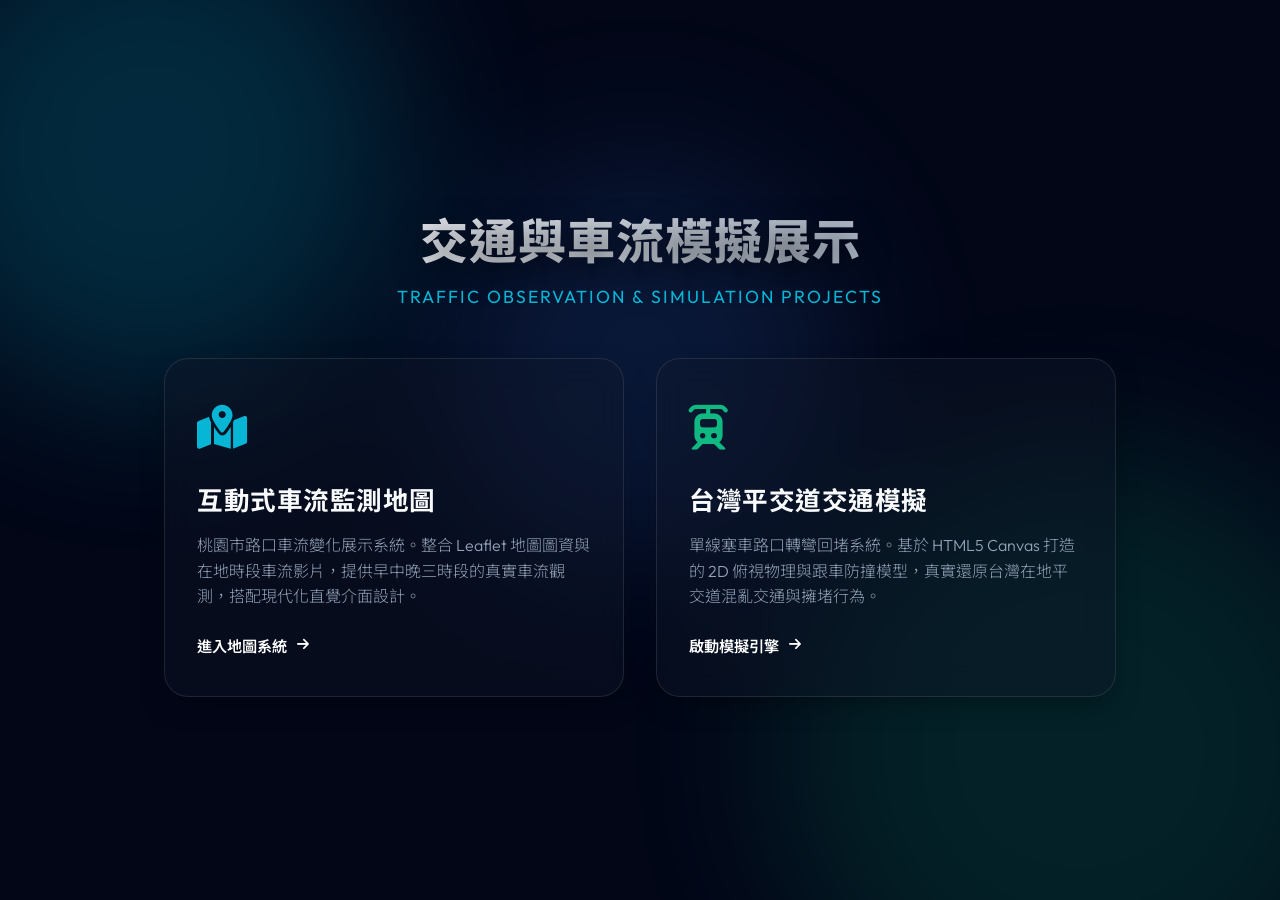
<file: index.html>
<!DOCTYPE html>
<html lang="zh-TW">
<head>
    <meta charset="UTF-8">
    <meta name="viewport" content="width=device-width, initial-scale=1.0">
    <title>交通模擬與觀測專案展示 (Traffic Simulation & Monitoring)</title>
    <!-- Google Fonts -->
    <link rel="preconnect" href="https://fonts.googleapis.com">
    <link rel="preconnect" href="https://fonts.gstatic.com" crossorigin>
    <link href="https://fonts.googleapis.com/css2?family=Outfit:wght@300;400;600;800&family=Noto+Sans+TC:wght@300;400;500;700;900&display=swap" rel="stylesheet">
    <!-- FontAwesome -->
    <link rel="stylesheet" href="https://cdnjs.cloudflare.com/ajax/libs/font-awesome/6.4.0/css/all.min.css">
    
    <style>
        :root {
            --bg-base: #020617;
            --primary-cyan: #06b6d4;
            --primary-emerald: #10b981;
            --text-main: #f8fafc;
            --text-muted: #94a3b8;
        }

        * {
            margin: 0;
            padding: 0;
            box-sizing: border-box;
            font-family: 'Outfit', 'Noto Sans TC', sans-serif;
        }

        body {
            background-color: var(--bg-base);
            color: var(--text-main);
            min-height: 100vh;
            display: flex;
            align-items: center;
            justify-content: center;
            overflow: hidden;
            position: relative;
        }

        /* ---------------------------------
           Dynamic Background Animation
           --------------------------------- */
        .ambient-bg {
            position: absolute;
            top: 0;
            left: 0;
            width: 100%;
            height: 100%;
            z-index: 0;
            overflow: hidden;
        }

        .orb {
            position: absolute;
            border-radius: 50%;
            filter: blur(80px);
            opacity: 0.5;
            animation: float 20s infinite alternate cubic-bezier(0.4, 0, 0.2, 1);
        }

        .orb-1 {
            width: 500px;
            height: 500px;
            background: rgba(6, 182, 212, 0.4); /* Cyan */
            top: -100px;
            left: -100px;
        }

        .orb-2 {
            width: 600px;
            height: 600px;
            background: rgba(16, 185, 129, 0.3); /* Emerald */
            bottom: -150px;
            right: -100px;
            animation-delay: -5s;
        }
        
        .orb-3 {
            width: 400px;
            height: 400px;
            background: rgba(59, 130, 246, 0.3); /* Blue */
            top: 40%;
            left: 50%;
            transform: translate(-50%, -50%);
            animation-duration: 25s;
        }

        @keyframes float {
            0% { transform: translate(0, 0) scale(1); }
            33% { transform: translate(50px, -50px) scale(1.1); }
            66% { transform: translate(-30px, 40px) scale(0.95); }
            100% { transform: translate(20px, 20px) scale(1.05); }
        }

        /* ---------------------------------
           Main Container
           --------------------------------- */
        .container {
            position: relative;
            z-index: 10;
            width: 100%;
            max-width: 1000px;
            padding: 40px 24px;
            display: flex;
            flex-direction: column;
            gap: 50px;
        }

        header {
            text-align: center;
            animation: fadeInDown 1s ease-out forwards;
        }

        header h1 {
            font-size: 3rem;
            font-weight: 800;
            letter-spacing: 1px;
            margin-bottom: 12px;
            background: linear-gradient(to right, #ffffff, #94a3b8);
            -webkit-background-clip: text;
            -webkit-text-fill-color: transparent;
            text-shadow: 0 10px 30px rgba(0,0,0,0.5);
        }

        header p {
            font-size: 1.1rem;
            color: var(--primary-cyan);
            font-weight: 400;
            letter-spacing: 2px;
            text-transform: uppercase;
        }

        /* ---------------------------------
           Project Cards Grid
           --------------------------------- */
        .projects-grid {
            display: grid;
            grid-template-columns: repeat(auto-fit, minmax(350px, 1fr));
            gap: 32px;
        }

        .project-card {
            display: flex;
            flex-direction: column;
            text-decoration: none;
            color: inherit;
            background: rgba(15, 23, 42, 0.4);
            backdrop-filter: blur(16px);
            -webkit-backdrop-filter: blur(16px);
            border: 1px solid rgba(255, 255, 255, 0.1);
            border-radius: 24px;
            padding: 40px 32px;
            transition: all 0.4s cubic-bezier(0.175, 0.885, 0.32, 1.275);
            position: relative;
            overflow: hidden;
            box-shadow: 0 10px 30px -10px rgba(0,0,0,0.5);
            opacity: 0;
            transform: translateY(30px);
            animation: fadeInUp 0.8s ease-out forwards;
        }

        .project-card:nth-child(1) { animation-delay: 0.2s; }
        .project-card:nth-child(2) { animation-delay: 0.4s; }

        /* Hover Effects */
        .project-card:hover {
            transform: translateY(-10px);
            background: rgba(30, 41, 59, 0.6);
            border-color: rgba(6, 182, 212, 0.4);
            box-shadow: 0 20px 40px -10px rgba(6, 182, 212, 0.25);
        }

        .project-card::before {
            content: '';
            position: absolute;
            top: 0;
            left: -100%;
            width: 50%;
            height: 100%;
            background: linear-gradient(to right, transparent, rgba(255,255,255,0.05), transparent);
            transform: skewX(-20deg);
            transition: 0.7s;
        }

        .project-card:hover::before {
            left: 150%;
        }

        /* Card Content */
        .card-icon {
            font-size: 2.8rem;
            margin-bottom: 24px;
            color: var(--primary-cyan);
            transition: transform 0.4s ease;
        }

        .project-card:nth-child(2) .card-icon {
            color: var(--primary-emerald);
        }

        .project-card:hover .card-icon {
            transform: scale(1.1) rotate(5deg);
        }

        .card-title {
            font-size: 1.6rem;
            font-weight: 700;
            margin-bottom: 16px;
            letter-spacing: 0.5px;
        }

        .card-desc {
            font-size: 1rem;
            line-height: 1.6;
            color: var(--text-muted);
            font-weight: 300;
            margin-bottom: 24px;
            flex-grow: 1;
        }

        .card-action {
            display: flex;
            align-items: center;
            gap: 10px;
            font-weight: 600;
            font-size: 0.95rem;
            color: #ffffff;
            transition: gap 0.3s ease;
        }

        .card-action i {
            font-size: 0.85rem;
            transition: transform 0.3s ease;
        }

        .project-card:hover .card-action {
            gap: 14px;
            color: var(--primary-cyan);
        }
        
        .project-card:nth-child(2):hover .card-action {
            color: var(--primary-emerald);
        }

        /* ---------------------------------
           Animations
           --------------------------------- */
        @keyframes fadeInUp {
            to {
                opacity: 1;
                transform: translateY(0);
            }
        }

        @keyframes fadeInDown {
            from {
                opacity: 0;
                transform: translateY(-30px);
            }
            to {
                opacity: 1;
                transform: translateY(0);
            }
        }

        /* ---------------------------------
           Responsive
           --------------------------------- */
        @media (max-width: 768px) {
            header h1 {
                font-size: 2.2rem;
            }
            .projects-grid {
                grid-template-columns: 1fr;
            }
            .project-card {
                padding: 30px 24px;
            }
        }
    </style>
</head>
<body>

    <!-- Animated Ambient Background -->
    <div class="ambient-bg">
        <div class="orb orb-1"></div>
        <div class="orb orb-2"></div>
        <div class="orb orb-3"></div>
    </div>

    <!-- Main Content -->
    <main class="container">
        <header>
            <h1>交通與車流模擬展示</h1>
            <p>Traffic Observation & Simulation Projects</p>
        </header>

        <div class="projects-grid">
            <!-- Project 1: Cemara (Traffic Map) -->
            <a href="cemara/index.html" class="project-card">
                <div class="card-icon">
                    <i class="fa-solid fa-map-location-dot"></i>
                </div>
                <h2 class="card-title">互動式車流監測地圖</h2>
                <p class="card-desc">
                    桃園市路口車流變化展示系統。整合 Leaflet 地圖圖資與在地時段車流影片，提供早中晚三時段的真實車流觀測，搭配現代化直覺介面設計。
                </p>
                <div class="card-action">
                    <span>進入地圖系統</span>
                    <i class="fa-solid fa-arrow-right"></i>
                </div>
            </a>

            <!-- Project 2: Simulation (Railroad Crossing) -->
            <a href="simulation/index.html" class="project-card">
                <div class="card-icon">
                    <i class="fa-solid fa-train-tram"></i>
                </div>
                <h2 class="card-title">台灣平交道交通模擬</h2>
                <p class="card-desc">
                    單線塞車路口轉彎回堵系統。基於 HTML5 Canvas 打造的 2D 俯視物理與跟車防撞模型，真實還原台灣在地平交道混亂交通與擁堵行為。
                </p>
                <div class="card-action">
                    <span>啟動模擬引擎</span>
                    <i class="fa-solid fa-arrow-right"></i>
                </div>
            </a>
        </div>
    </main>

</body>
</html>
</file>
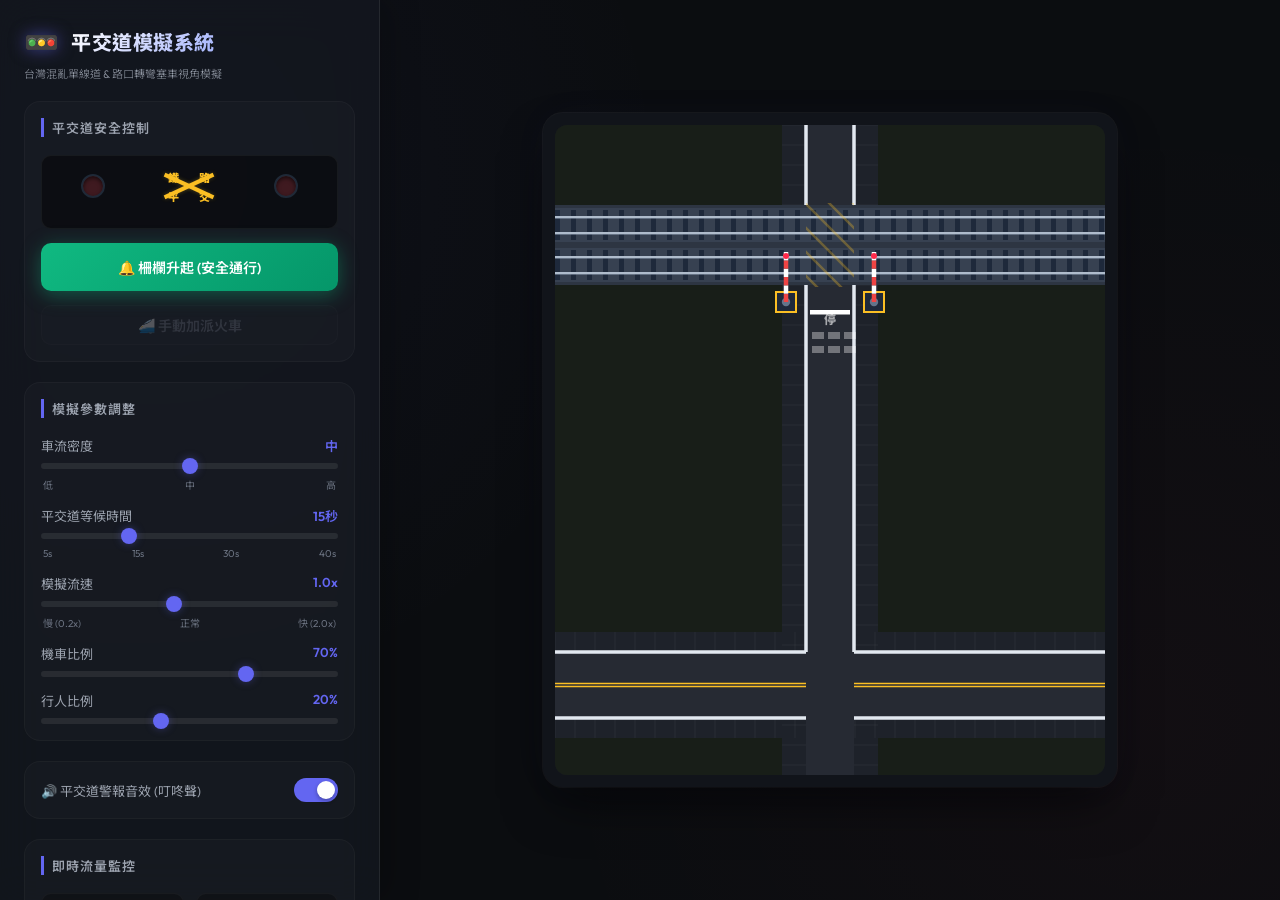
<file: simulation/index.html>
<!DOCTYPE html>
<html lang="zh-TW">
<head>
    <meta charset="UTF-8">
    <meta name="viewport" content="width=device-width, initial-scale=1.0">
    <title>台灣平交道交通模擬 - 單線塞車路口轉彎回堵系統</title>
    <link rel="preconnect" href="https://fonts.googleapis.com">
    <link rel="preconnect" href="https://fonts.gstatic.com" crossorigin>
    <link href="https://fonts.googleapis.com/css2?family=Outfit:wght@300;400;600;800&family=Noto+Sans+TC:wght@300;400;700;900&display=swap" rel="stylesheet">
    <link rel="stylesheet" href="style.css">
</head>
<body>
    <div class="app-container">
        <!-- 側邊控制面板 (Sleek Glassmorphic Sidebar) -->
        <aside class="control-panel">
            <header class="panel-header">
                <div class="logo">
                    <span class="icon">🚥</span>
                    <h1>平交道模擬系統</h1>
                </div>
                <p class="subtitle">台灣混亂單線道 & 路口轉彎塞車視角模擬</p>
            </header>

            <section class="control-section gate-controls">
                <h2 class="section-title">平交道安全控制</h2>
                <!-- 警告狀態警示燈與倒數看板 -->
                <div class="warning-flasher-container">
                    <div class="flasher-bulb left-bulb" id="flasher-left"></div>
                    <div class="flasher-crossbuck">
                        <span>鐵</span><span>路</span>
                        <div class="cross-line"></div>
                        <span>平</span><span>交</span>
                    </div>
                    <div class="flasher-bulb right-bulb" id="flasher-right"></div>
                    
                    <!-- 倒數計時電子看板 -->
                    <div class="countdown-display" id="gate-countdown" style="display: none;">
                        <span class="countdown-label">等候時間</span>
                        <span class="countdown-num" id="countdown-sec">00</span>
                    </div>
                </div>
                
                <button id="btn-gate-toggle" class="btn-primary gate-open">
                    <span class="btn-glow"></span>
                    <span class="btn-text">🔔 柵欄升起 (安全通行)</span>
                </button>
                
                <button id="btn-spawn-train" class="btn-secondary" disabled>
                    <span class="btn-text">🚄 手動加派火車</span>
                </button>
            </section>

            <section class="control-section simulation-settings">
                <h2 class="section-title">模擬參數調整</h2>
                
                <div class="control-group">
                    <div class="slider-label">
                        <span>車流密度</span>
                        <span class="slider-val" id="val-density">中</span>
                    </div>
                    <input type="range" id="slide-density" min="1" max="3" step="1" value="2">
                    <div class="slider-ticks">
                        <span>低</span>
                        <span>中</span>
                        <span>高</span>
                    </div>
                </div>

                <div class="control-group">
                    <div class="slider-label">
                        <span>平交道等候時間</span>
                        <span class="slider-val" id="val-wait-time">15秒</span>
                    </div>
                    <input type="range" id="slide-wait-time" min="5" max="40" step="5" value="15">
                    <div class="slider-ticks">
                        <span>5s</span>
                        <span>15s</span>
                        <span>30s</span>
                        <span>40s</span>
                    </div>
                </div>

                <div class="control-group">
                    <div class="slider-label">
                        <span>模擬流速</span>
                        <span class="slider-val" id="val-speed">1.0x</span>
                    </div>
                    <input type="range" id="slide-speed" min="0.2" max="2.0" step="0.1" value="1.0">
                    <div class="slider-ticks">
                        <span>慢 (0.2x)</span>
                        <span>正常</span>
                        <span>快 (2.0x)</span>
                    </div>
                </div>

                <div class="control-group">
                    <div class="slider-label">
                        <span>機車比例</span>
                        <span class="slider-val" id="val-moto-ratio">70%</span>
                    </div>
                    <input type="range" id="slide-moto-ratio" min="0" max="100" step="5" value="70">
                </div>

                <div class="control-group">
                    <div class="slider-label">
                        <span>行人比例</span>
                        <span class="slider-val" id="val-ped-ratio">20%</span>
                    </div>
                    <input type="range" id="slide-ped-ratio" min="0" max="50" step="5" value="20">
                </div>
            </section>

            <section class="control-section audio-settings">
                <div class="toggle-container">
                    <label class="switch-label" for="switch-sound">🔊 平交道警報音效 (叮咚聲)</label>
                    <label class="switch">
                        <input type="checkbox" id="switch-sound" checked>
                        <span class="switch-slider"></span>
                    </label>
                </div>
            </section>

            <!-- 數據統計儀表板 -->
            <section class="control-section stats-panel">
                <h2 class="section-title">即時流量監控</h2>
                <div class="stats-grid">
                    <div class="stat-card">
                        <span class="stat-title">當前塞車數量</span>
                        <span class="stat-value" id="stat-queue">0</span>
                    </div>
                    <div class="stat-card">
                        <span class="stat-title">已通過物件</span>
                        <span class="stat-value text-green" id="stat-passed">0</span>
                    </div>
                </div>
                
                <div class="stats-bar-group">
                    <div class="bar-label">
                        <span>路口擁堵指數 (Congestion)</span>
                        <span class="bar-val" id="val-congestion">0%</span>
                    </div>
                    <div class="progress-bar-bg">
                        <div class="progress-bar-fill" id="bar-congestion" style="width: 0%"></div>
                    </div>
                </div>

                <div class="stats-details">
                    <div class="detail-row">
                        <span>當前畫面列車數:</span>
                        <span id="detail-train-count">0</span>
                    </div>
                    <div class="detail-row">
                        <span>歷史最大塞車量:</span>
                        <span id="detail-max-queue">0</span>
                    </div>
                </div>
            </section>

            <footer class="panel-footer">
                <p>💡 操作提示：放下欄杆後會自動啟動倒數計時！時間一到（且火車安全通過）欄杆即會自動升起。</p>
            </footer>
        </aside>

        <!-- Canvas 渲染區 -->
        <main class="canvas-container">
            <div class="canvas-wrapper">
                <canvas id="trafficCanvas"></canvas>
            </div>
        </main>
    </div>
    
    <script src="app.js"></script>
</body>
</html>
</file>
<file: simulation/style.css>
/* ==========================================================================
   台灣平交道交通模擬 - 樣式表 (Sleek Dark Mode & Glassmorphism)
   ========================================================================== */

:root {
    --bg-dark: #0b0d10;
    --panel-bg: rgba(20, 24, 33, 0.75);
    --panel-border: rgba(255, 255, 255, 0.08);
    --text-primary: #f3f4f6;
    --text-secondary: #9ca3af;
    --text-muted: #6b7280;
    --accent-color: #6366f1;
    --accent-glow: rgba(99, 102, 241, 0.35);
    --green-gate: #10b981;
    --green-glow: rgba(16, 185, 129, 0.4);
    --red-gate: #f43f5e;
    --red-glow: rgba(244, 63, 94, 0.4);
    --yellow-warn: #fbbf24;
    --radius-lg: 16px;
    --radius-md: 10px;
    --radius-sm: 6px;
    --transition-smooth: all 0.3s cubic-bezier(0.4, 0, 0.2, 1);
}

* {
    margin: 0;
    padding: 0;
    box-sizing: border-box;
    font-family: 'Outfit', 'Noto Sans TC', sans-serif;
    user-select: none;
}

body {
    background-color: var(--bg-dark);
    color: var(--text-primary);
    min-height: 100vh;
    overflow: hidden;
    display: flex;
    justify-content: center;
    align-items: center;
}

/* 主容器配置 */
.app-container {
    display: grid;
    grid-template-columns: 380px 1fr;
    width: 100vw;
    height: 100vh;
    overflow: hidden;
    background-image: radial-gradient(circle at 10% 20%, rgba(99, 102, 241, 0.05) 0%, transparent 40%),
                      radial-gradient(circle at 90% 80%, rgba(244, 63, 94, 0.03) 0%, transparent 45%);
}

/* ==========================================================================
   側邊控制面板 (Sidebar)
   ========================================================================== */

.control-panel {
    background-color: var(--panel-bg);
    backdrop-filter: blur(20px);
    -webkit-backdrop-filter: blur(20px);
    border-right: 1px solid var(--panel-border);
    padding: 24px;
    display: flex;
    flex-direction: column;
    gap: 20px;
    height: 100%;
    overflow-y: auto;
    box-shadow: 10px 0 30px rgba(0, 0, 0, 0.2);
    z-index: 10;
}

/* 隱藏滾動條但保持滾動 */
.control-panel::-webkit-scrollbar {
    width: 6px;
}
.control-panel::-webkit-scrollbar-track {
    background: transparent;
}
.control-panel::-webkit-scrollbar-thumb {
    background: rgba(255, 255, 255, 0.1);
    border-radius: 3px;
}

.panel-header .logo {
    display: flex;
    align-items: center;
    gap: 12px;
    margin-bottom: 6px;
}

.panel-header .icon {
    font-size: 28px;
    filter: drop-shadow(0 0 8px rgba(99, 102, 241, 0.5));
}

.panel-header h1 {
    font-size: 20px;
    font-weight: 800;
    letter-spacing: 0.5px;
    background: linear-gradient(135deg, #fff 0%, #a5b4fc 100%);
    -webkit-background-clip: text;
    -webkit-text-fill-color: transparent;
}

.panel-header .subtitle {
    font-size: 11px;
    color: var(--text-secondary);
    font-weight: 300;
}

/* 控制分區 */
.control-section {
    background: rgba(255, 255, 255, 0.02);
    border: 1px solid rgba(255, 255, 255, 0.03);
    border-radius: var(--radius-lg);
    padding: 16px;
    display: flex;
    flex-direction: column;
    gap: 14px;
}

.section-title {
    font-size: 13px;
    font-weight: 600;
    color: var(--text-secondary);
    text-transform: uppercase;
    letter-spacing: 1px;
    border-left: 3px solid var(--accent-color);
    padding-left: 8px;
    margin-bottom: 4px;
}

/* 平交道號誌與閃光燈 */
.warning-flasher-container {
    display: grid;
    grid-template-columns: auto auto auto;
    grid-template-rows: auto auto;
    align-items: center;
    justify-content: space-around;
    row-gap: 12px;
    background: rgba(0, 0, 0, 0.45);
    border: 1px solid rgba(255, 255, 255, 0.05);
    border-radius: var(--radius-md);
    padding: 12px;
    position: relative;
    overflow: hidden;
}

.flasher-bulb {
    width: 24px;
    height: 24px;
    border-radius: 50%;
    background-color: #3f1a20;
    border: 2px solid #1f2937;
    box-shadow: inset 0 2px 4px rgba(0,0,0,0.6);
    transition: all 0.1s ease;
}

/* 警示燈閃爍動態狀態 */
.flasher-bulb.active-red {
    background-color: #ff2a4b;
    box-shadow: 0 0 16px #ff2a4b, inset 0 2px 2px rgba(255, 255, 255, 0.5);
}

.flasher-crossbuck {
    display: grid;
    grid-template-columns: 1fr 1fr;
    grid-template-rows: 1fr 1fr;
    gap: 2px;
    font-size: 11px;
    font-weight: 900;
    text-align: center;
    color: var(--yellow-warn);
    position: relative;
    width: 60px;
    height: 36px;
    align-items: center;
    justify-content: center;
}

.flasher-crossbuck span {
    z-index: 2;
}

.flasher-crossbuck .cross-line {
    position: absolute;
    top: 50%;
    left: 50%;
    width: 54px;
    height: 4px;
    background: var(--yellow-warn);
    transform: translate(-50%, -50%) rotate(-25deg);
    box-shadow: 0 0 4px rgba(251, 191, 36, 0.3);
}

.flasher-crossbuck::after {
    content: '';
    position: absolute;
    top: 50%;
    left: 50%;
    width: 54px;
    height: 4px;
    background: var(--yellow-warn);
    transform: translate(-50%, -50%) rotate(25deg);
    box-shadow: 0 0 4px rgba(251, 191, 36, 0.3);
}

/* LED 數位計時顯示器 */
.countdown-display {
    grid-column: 1 / span 3;
    display: flex;
    justify-content: space-between;
    align-items: center;
    background: rgba(15, 10, 10, 0.9);
    border: 1px solid rgba(244, 63, 94, 0.25);
    border-radius: var(--radius-sm);
    padding: 6px 14px;
    box-shadow: inset 0 2px 8px rgba(0, 0, 0, 0.9), 0 0 10px rgba(244, 63, 94, 0.1);
    animation: border-pulse 1.5s infinite alternate;
}

@keyframes border-pulse {
    0% { border-color: rgba(244, 63, 94, 0.2); }
    100% { border-color: rgba(244, 63, 94, 0.6); }
}

.countdown-label {
    font-size: 11px;
    color: var(--text-muted);
    font-weight: 600;
    letter-spacing: 0.5px;
    text-transform: uppercase;
}

.countdown-num {
    font-family: 'Courier New', Courier, monospace;
    font-weight: 900;
    font-size: 18px;
    color: #ff2a4b;
    text-shadow: 0 0 8px rgba(254, 42, 75, 0.8), 0 0 2px rgba(254, 42, 75, 0.4);
    letter-spacing: 1px;
}

/* 按鈕設計 */
button {
    cursor: pointer;
    border: none;
    outline: none;
    position: relative;
    overflow: hidden;
    display: flex;
    justify-content: center;
    align-items: center;
    font-weight: 600;
    font-size: 14px;
    border-radius: var(--radius-md);
    transition: var(--transition-smooth);
}

.btn-primary {
    height: 48px;
    color: #fff;
    box-shadow: 0 4px 15px rgba(0, 0, 0, 0.2);
}

/* 柵欄開放樣式 (綠色) */
.btn-primary.gate-open {
    background: linear-gradient(135deg, #10b981 0%, #059669 100%);
    box-shadow: 0 4px 20px var(--green-glow);
}
.btn-primary.gate-open:hover {
    transform: translateY(-2px);
    box-shadow: 0 6px 24px rgba(16, 185, 129, 0.6);
}

/* 柵欄關閉樣式 (紅色) */
.btn-primary.gate-closed {
    background: linear-gradient(135deg, #f43f5e 0%, #e11d48 100%);
    box-shadow: 0 4px 20px var(--red-glow);
    animation: pulse-red 2s infinite;
}
.btn-primary.gate-closed:hover {
    transform: translateY(-2px);
    box-shadow: 0 6px 24px rgba(244, 63, 94, 0.6);
}

@keyframes pulse-red {
    0%, 100% { box-shadow: 0 4px 20px rgba(244, 63, 94, 0.4); }
    50% { box-shadow: 0 4px 30px rgba(244, 63, 94, 0.7); }
}

.btn-secondary {
    height: 40px;
    background: rgba(99, 102, 241, 0.12);
    border: 1px solid rgba(99, 102, 241, 0.25);
    color: #a5b4fc;
}
.btn-secondary:hover:not(:disabled) {
    background: rgba(99, 102, 241, 0.25);
    color: #fff;
    box-shadow: 0 4px 12px var(--accent-glow);
    transform: translateY(-1px);
}
.btn-secondary:disabled {
    opacity: 0.3;
    cursor: not-allowed;
    background: rgba(255, 255, 255, 0.02);
    border-color: rgba(255, 255, 255, 0.05);
    color: var(--text-muted);
}

.btn-glow {
    position: absolute;
    top: 0;
    left: -100%;
    width: 50%;
    height: 100%;
    background: linear-gradient(to right, transparent, rgba(255,255,255,0.25), transparent);
    transform: skewX(-25deg);
    transition: 0.75s ease;
}
button:hover .btn-glow {
    left: 150%;
}

/* 滑桿控制組 */
.control-group {
    display: flex;
    flex-direction: column;
    gap: 8px;
}

.slider-label {
    display: flex;
    justify-content: space-between;
    font-size: 13px;
    color: var(--text-secondary);
}

.slider-val {
    font-weight: 600;
    color: var(--accent-color);
}

/* 客製化滑桿樣式 */
input[type="range"] {
    -webkit-appearance: none;
    width: 100%;
    height: 6px;
    background: rgba(255, 255, 255, 0.08);
    border-radius: 3px;
    outline: none;
    transition: background 0.3s;
}

input[type="range"]::-webkit-slider-thumb {
    -webkit-appearance: none;
    width: 16px;
    height: 16px;
    border-radius: 50%;
    background: var(--accent-color);
    box-shadow: 0 0 8px var(--accent-glow);
    cursor: pointer;
    transition: transform 0.1s;
}

input[type="range"]::-webkit-slider-thumb:hover {
    transform: scale(1.2);
}

.slider-ticks {
    display: flex;
    justify-content: space-between;
    font-size: 10px;
    color: var(--text-muted);
    padding: 0 2px;
}

/* 開關控制組 */
.toggle-container {
    display: flex;
    justify-content: space-between;
    align-items: center;
}

.switch-label {
    font-size: 13px;
    color: var(--text-secondary);
}

/* iOS 風格開關 */
.switch {
    position: relative;
    display: inline-block;
    width: 44px;
    height: 24px;
}
.switch input {
    opacity: 0;
    width: 0;
    height: 0;
}
.switch-slider {
    position: absolute;
    cursor: pointer;
    top: 0;
    left: 0;
    right: 0;
    bottom: 0;
    background-color: rgba(255, 255, 255, 0.1);
    border-radius: 34px;
    transition: var(--transition-smooth);
}
.switch-slider:before {
    position: absolute;
    content: "";
    height: 18px;
    width: 18px;
    left: 3px;
    bottom: 3px;
    background-color: white;
    border-radius: 50%;
    transition: var(--transition-smooth);
    box-shadow: 0 2px 4px rgba(0,0,0,0.3);
}
input:checked + .switch-slider {
    background-color: var(--accent-color);
}
input:checked + .switch-slider:before {
    transform: translateX(20px);
}

/* ==========================================================================
   即時監控儀表板 (Stats Panel)
   ========================================================================== */

.stats-grid {
    display: grid;
    grid-template-columns: 1fr 1fr;
    gap: 12px;
}

.stat-card {
    background: rgba(0, 0, 0, 0.25);
    border: 1px solid rgba(255, 255, 255, 0.04);
    border-radius: var(--radius-md);
    padding: 10px 12px;
    display: flex;
    flex-direction: column;
    gap: 4px;
}

.stat-title {
    font-size: 11px;
    color: var(--text-muted);
}

.stat-value {
    font-size: 20px;
    font-weight: 800;
    font-family: 'Outfit', sans-serif;
}

.text-green {
    color: var(--green-gate);
    text-shadow: 0 0 10px rgba(16, 185, 129, 0.2);
}

.stats-bar-group {
    display: flex;
    flex-direction: column;
    gap: 6px;
}

.bar-label {
    display: flex;
    justify-content: space-between;
    font-size: 11px;
    color: var(--text-secondary);
}

.bar-val {
    font-weight: 600;
}

.progress-bar-bg {
    height: 8px;
    background: rgba(255, 255, 255, 0.05);
    border-radius: 4px;
    overflow: hidden;
}

.progress-bar-fill {
    height: 100%;
    width: 0%;
    background: linear-gradient(to right, var(--green-gate), var(--yellow-warn), var(--red-gate));
    border-radius: 4px;
    transition: width 0.4s cubic-bezier(0.4, 0, 0.2, 1);
}

.stats-details {
    display: flex;
    flex-direction: column;
    gap: 6px;
    font-size: 12px;
    color: var(--text-muted);
    border-top: 1px solid rgba(255,255,255,0.05);
    padding-top: 10px;
}

.detail-row {
    display: flex;
    justify-content: space-between;
}

.detail-row span:last-child {
    font-weight: 600;
    color: var(--text-secondary);
}

.panel-footer {
    margin-top: auto;
    font-size: 11px;
    color: var(--text-muted);
    line-height: 1.5;
    background: rgba(99, 102, 241, 0.03);
    border: 1px dashed rgba(99, 102, 241, 0.15);
    border-radius: var(--radius-md);
    padding: 10px;
}

/* ==========================================================================
   Canvas 渲染區 (Main Panel)
   ========================================================================== */

.canvas-container {
    display: flex;
    justify-content: center;
    align-items: center;
    padding: 24px;
    height: 100%;
    overflow: hidden;
}

.canvas-wrapper {
    background: #11141a;
    border-radius: 20px;
    padding: 12px;
    box-shadow: 0 25px 50px -12px rgba(0, 0, 0, 0.6), 
                0 0 0 1px rgba(255, 255, 255, 0.05),
                0 0 40px rgba(99, 102, 241, 0.03);
    display: flex;
    justify-content: center;
    align-items: center;
    position: relative;
    max-width: 100%;
    max-height: 100%;
    aspect-ratio: 9/10;
}

#trafficCanvas {
    background-color: #1e222b;
    border-radius: 12px;
    box-shadow: inset 0 4px 20px rgba(0, 0, 0, 0.5);
    display: block;
    max-width: 100%;
    max-height: 85vh;
}
</file>
